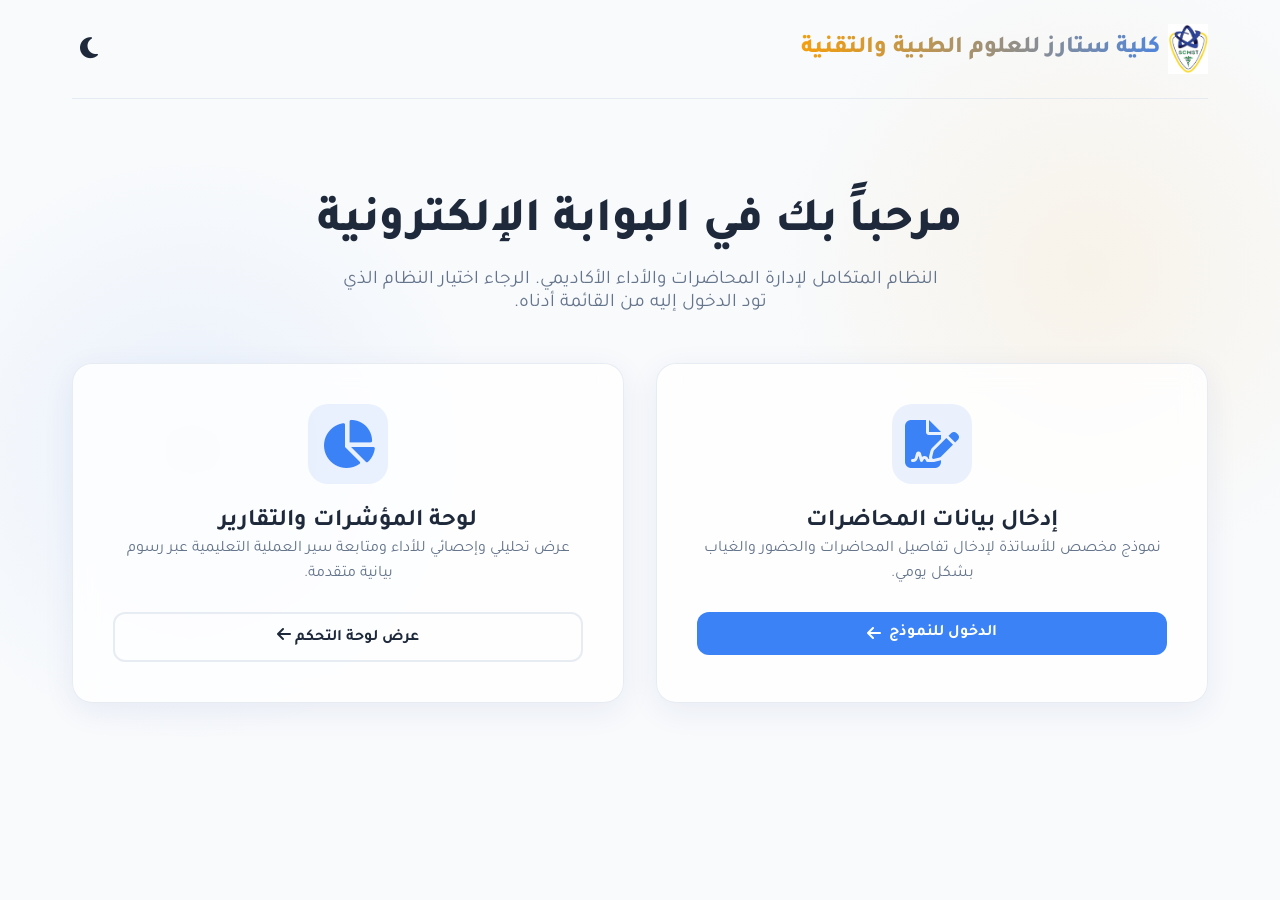
<file: index.html>
<!DOCTYPE html>
<html lang="ar" dir="rtl" data-theme="light">

<head>
    <meta charset="UTF-8">
    <meta name="viewport" content="width=device-width, initial-scale=1.0">
    <title>بوابة كلية ستارز | Stars College Portal</title>
    <!-- Favicon -->
    <link rel="icon" type="image/png" href="csitlogo.png">
    <!-- FontAwesome -->
    <link rel="stylesheet" href="https://cdnjs.cloudflare.com/ajax/libs/font-awesome/6.4.0/css/all.min.css">
    <!-- Custom CSS -->
    <link rel="stylesheet" href="./assets/css/style.css">

    <script>
        // Check local storage for theme
        const savedTheme = localStorage.getItem('theme') || 'light';
        document.documentElement.setAttribute('data-theme', savedTheme);
    </script>
</head>

<body>

    <!-- Loader -->
    <div id="loader">
        <div class="spinner"></div>
        <h3 style="margin-top: 1rem; color: var(--secondary-color);">جاري التحميل...</h3>
    </div>

    <div class="container animate-fade-in">

        <!-- Header -->
        <header class="header">
            <div class="logo">
                <img src="csitlogo.png" alt="شعار كلية ستارز" style="height: 50px; width: auto;">
                كلية ستارز للعلوم الطبية والتقنية
            </div>
            <button class="theme-toggle" id="themeToggleBtn" aria-label="تبديل المظهر">
                <i class="fa-solid fa-moon"></i>
            </button>
        </header>

        <!-- Main Content -->
        <main class="hero-section">
            <h1 class="hero-title">مرحباً بك في البوابة الإلكترونية</h1>
            <p class="hero-subtitle">النظام المتكامل لإدارة المحاضرات والأداء الأكاديمي. الرجاء اختيار النظام الذي تود
                الدخول إليه من القائمة أدناه.</p>

            <div class="nav-grid">

                <!-- Entry Form Card -->
                <a href="EntryForm.html" class="nav-card glass-panel animate-fade-in animate-delay-1">
                    <div class="nav-icon">
                        <i class="fa-solid fa-file-signature"></i>
                    </div>
                    <div>
                        <h3>إدخال بيانات المحاضرات</h3>
                        <p>نموذج مخصص للأساتذة لإدخال تفاصيل المحاضرات والحضور والغياب بشكل يومي.</p>
                    </div>
                    <span class="btn-primary" style="width: 100%;">الدخول للنموذج <i
                            class="fa-solid fa-arrow-left"></i></span>
                </a>

                <!-- Dashboard Card -->
                <a href="Dashboard.html" class="nav-card glass-panel animate-fade-in animate-delay-2">
                    <div class="nav-icon">
                        <i class="fa-solid fa-chart-pie"></i>
                    </div>
                    <div>
                        <h3>لوحة المؤشرات والتقارير</h3>
                        <p>عرض تحليلي وإحصائي للأداء ومتابعة سير العملية التعليمية عبر رسوم بيانية متقدمة.</p>
                    </div>
                    <span class="btn-outline" style="width: 100%;">عرض لوحة التحكم <i
                            class="fa-solid fa-arrow-left"></i></span>
                </a>

            </div>
        </main>
    </div>

    <script>
        // Loader logic
        window.addEventListener('load', () => {
            const loader = document.getElementById('loader');
            loader.style.opacity = '0';
            setTimeout(() => {
                loader.style.display = 'none';
            }, 500);
        });

        // Theme Toggle Logic
        const themeToggleBtn = document.getElementById('themeToggleBtn');
        const icon = themeToggleBtn.querySelector('i');

        // Update icon based on current theme
        if (document.documentElement.getAttribute('data-theme') === 'dark') {
            icon.classList.replace('fa-moon', 'fa-sun');
        }

        themeToggleBtn.addEventListener('click', () => {
            const currentTheme = document.documentElement.getAttribute('data-theme');
            const newTheme = currentTheme === 'light' ? 'dark' : 'light';

            document.documentElement.setAttribute('data-theme', newTheme);
            localStorage.setItem('theme', newTheme);

            if (newTheme === 'dark') {
                icon.classList.replace('fa-moon', 'fa-sun');
            } else {
                icon.classList.replace('fa-sun', 'fa-moon');
            }
        });
    </script>
</body>

</html>
</file>
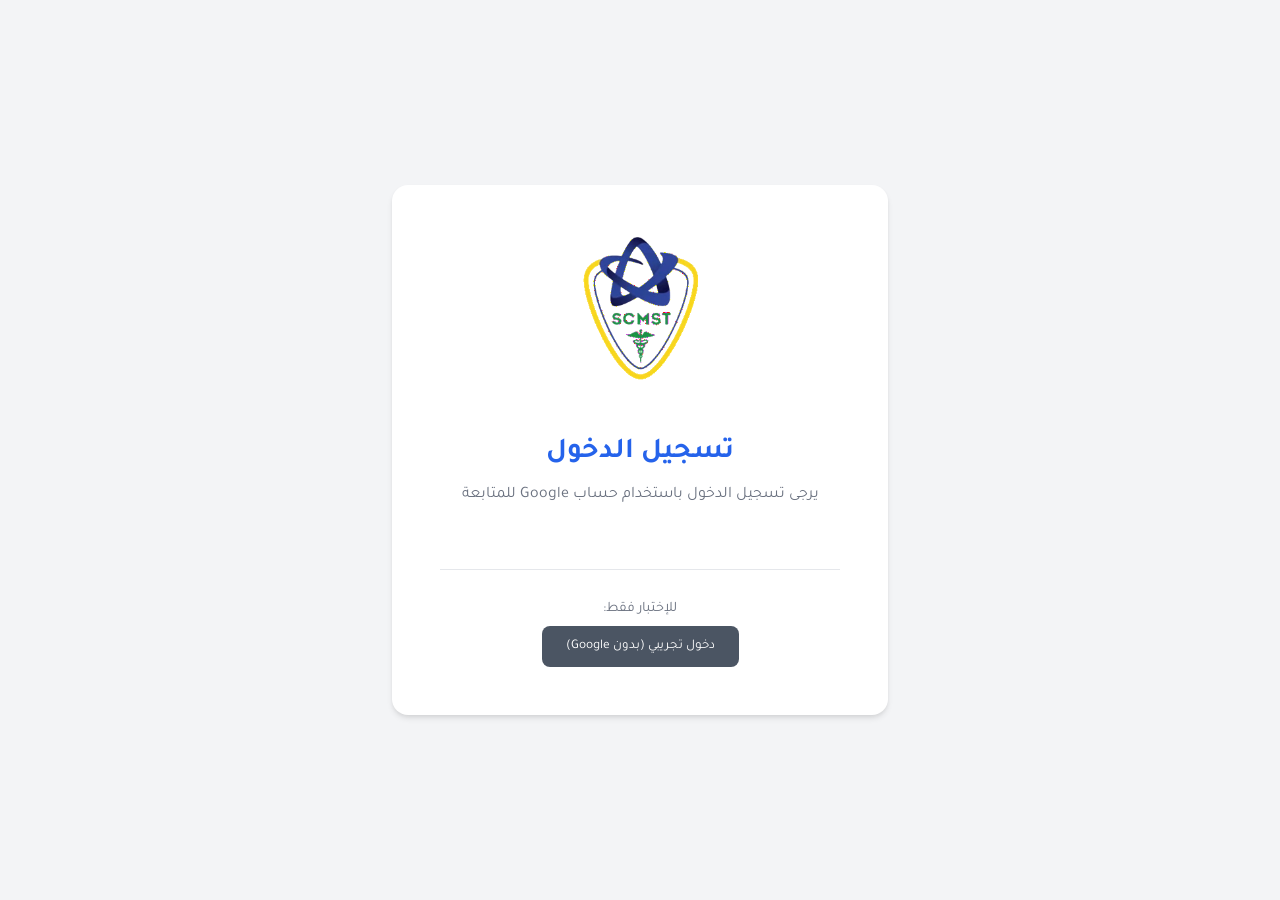
<file: login.html>
<!DOCTYPE html>
<html lang="ar" dir="rtl">

<head>
    <meta charset="UTF-8">
    <meta name="viewport" content="width=device-width, initial-scale=1.0">
    <title>تسجيل الدخول - نظام إدارة الكلية</title>
    <!-- Favicon -->
    <link rel="icon" type="image/png" href="csitlogo.png">
    <!-- Google Fonts for Arabic -->
    <link href="https://fonts.googleapis.com/css2?family=Tajawal:wght@400;500;700&display=swap" rel="stylesheet">
    <script src="https://accounts.google.com/gsi/client" async defer></script>
    <style>
        :root {
            --primary-color: #2563eb;
            --secondary-color: #1e40af;
            --accent-color: #3b82f6;
            --background-color: #f3f4f6;
            --card-bg: #ffffff;
            --text-color: #1f2937;
            --shadow: 0 4px 6px -1px rgba(0, 0, 0, 0.1), 0 2px 4px -1px rgba(0, 0, 0, 0.06);
        }

        body {
            font-family: 'Tajawal', sans-serif;
            background-color: var(--background-color);
            color: var(--text-color);
            min-height: 100vh;
            display: flex;
            flex-direction: column;
            align-items: center;
            justify-content: center;
            margin: 0;
        }

        .login-card {
            background: var(--card-bg);
            border-radius: 1rem;
            padding: 3rem;
            width: 90%;
            max-width: 400px;
            box-shadow: var(--shadow);
            text-align: center;
        }

        .logo {
            max-width: 120px;
            margin-bottom: 1.5rem;
        }

        h1 {
            color: var(--primary-color);
            font-size: 1.8rem;
            margin-bottom: 0.5rem;
        }

        p {
            color: #6b7280;
            margin-bottom: 2rem;
        }

        .google-btn-container {
            display: flex;
            justify-content: center;
            margin-top: 1rem;
        }
    </style>
</head>

<body>

    <div class="login-card">
        <img src="csitlogo.png" alt="CSIT Logo" class="logo">
        <h1>تسجيل الدخول</h1>
        <p>يرجى تسجيل الدخول باستخدام حساب Google للمتابعة</p>

        <div id="g_id_onload" data-client_id="YOUR_GOOGLE_CLIENT_ID" data-callback="handleCredentialResponse">
        </div>
        <div class="google-btn-container">
            <div class="g_id_signin" data-type="standard" data-size="large" data-theme="outline"
                data-text="sign_in_with" data-shape="rectangular" data-logo_alignment="left">
            </div>
        </div>

        <div id="dev-btn-container"
            style="display: none; margin-top: 2rem; border-top: 1px solid #e5e7eb; padding-top: 1rem;">
            <p style="font-size: 0.9rem; margin-bottom: 0.5rem;">للإختبار فقط:</p>
            <button onclick="devLogin()"
                style="background-color: #4b5563; color: white; border: none; padding: 0.75rem 1.5rem; border-radius: 0.5rem; cursor: pointer; font-family: inherit;">
                دخول تجريبي (بدون Google)
            </button>
        </div>
    </div>

    <script>
        function handleCredentialResponse(response) {
            // decodeJwtResponse() is a custom function defined by you
            // to decode the credential response.
            const responsePayload = decodeJwtResponse(response.credential);

            console.log("ID: " + responsePayload.sub);
            console.log('Full Name: ' + responsePayload.name);
            console.log('Given Name: ' + responsePayload.given_name);
            console.log('Family Name: ' + responsePayload.family_name);
            console.log("Image URL: " + responsePayload.picture);
            console.log("Email: " + responsePayload.email);

            // Save user data to localStorage
            saveAndRedirect(responsePayload);
        }

        function decodeJwtResponse(token) {
            var base64Url = token.split('.')[1];
            var base64 = base64Url.replace(/-/g, '+').replace(/_/g, '/');
            var jsonPayload = decodeURIComponent(window.atob(base64).split('').map(function (c) {
                return '%' + ('00' + c.charCodeAt(0).toString(16)).slice(-2);
            }).join(''));

            return JSON.parse(jsonPayload);
        }

        function saveAndRedirect(user) {
            localStorage.setItem('user', JSON.stringify(user));
            window.location.href = 'index.html';
        }

        function devLogin() {
            const devUser = {
                name: "مستخدم تجريبي",
                picture: "https://via.placeholder.com/40",
                email: "dev@example.com"
            };
            saveAndRedirect(devUser);
        }

        // Check for file protocol or missing client ID
        window.onload = function () {
            const user = localStorage.getItem('user');
            if (user) {
                window.location.href = 'index.html';
                return;
            }

            if (window.location.protocol === 'file:') {
                alert("تنبيه: لا يعمل تسجيل الدخول عبر Google عند فتح الملف مباشرة (file://). يرجى استخدام خادم محلي (localhost) أو استخدام زر 'دخول تجريبي'.");
                document.getElementById('dev-btn-container').style.display = 'block';
            }

            // Show dev button if client ID is still default
            const gBtn = document.getElementById('g_id_onload');
            if (gBtn && gBtn.getAttribute('data-client_id') === 'YOUR_GOOGLE_CLIENT_ID') {
                document.getElementById('dev-btn-container').style.display = 'block';
            }
        }
    </script>
</body>

</html>
</file>
<file: assets/css/style.css>
@import url('https://fonts.googleapis.com/css2?family=Tajawal:wght@300;400;500;700;800&display=swap');

:root {
  --primary-color: #0f172a; /* Slate 900 */
  --secondary-color: #3b82f6; /* Blue 500 */
  --accent-color: #f59e0b; /* Amber 500 */
  --background-bg: #f8fafc; /* Slate 50 */
  --surface-bg: rgba(255, 255, 255, 0.8);
  --text-main: #1e293b; /* Slate 800 */
  --text-muted: #64748b; /* Slate 500 */
  --border-color: rgba(226, 232, 240, 0.8);
  --glass-shadow: 0 8px 32px 0 rgba(31, 38, 135, 0.07);
  --transition: all 0.3s ease-in-out;
}

[data-theme="dark"] {
  --primary-color: #f8fafc;
  --secondary-color: #60a5fa;
  --accent-color: #fbbf24;
  --background-bg: #0f172a;
  --surface-bg: rgba(30, 41, 59, 0.7);
  --text-main: #f1f5f9;
  --text-muted: #94a3b8;
  --border-color: rgba(51, 65, 85, 0.8);
  --glass-shadow: 0 8px 32px 0 rgba(0, 0, 0, 0.3);
}

* {
  margin: 0;
  padding: 0;
  box-sizing: border-box;
}

body {
  font-family: 'Tajawal', sans-serif;
  background-color: var(--background-bg);
  color: var(--text-main);
  direction: rtl;
  min-height: 100vh;
  transition: var(--transition);
  overflow-x: hidden;
  background-image: 
    radial-gradient(circle at 15% 50%, rgba(59, 130, 246, 0.08), transparent 25%),
    radial-gradient(circle at 85% 30%, rgba(245, 158, 11, 0.08), transparent 25%);
}

.glass-panel {
  background: var(--surface-bg);
  backdrop-filter: blur(12px);
  -webkit-backdrop-filter: blur(12px);
  border: 1px solid var(--border-color);
  border-radius: 20px;
  box-shadow: var(--glass-shadow);
}

/* Animations */
@keyframes fadeIn {
  from { opacity: 0; transform: translateY(20px); }
  to { opacity: 1; transform: translateY(0); }
}

.animate-fade-in {
  animation: fadeIn 0.6s ease-out forwards;
}

.animate-delay-1 { animation-delay: 0.1s; }
.animate-delay-2 { animation-delay: 0.2s; }
.animate-delay-3 { animation-delay: 0.3s; }

/* Buttons */
.btn-primary {
  background-color: var(--secondary-color);
  color: white;
  padding: 0.75rem 1.5rem;
  border-radius: 12px;
  border: none;
  font-weight: 700;
  cursor: pointer;
  transition: var(--transition);
  display: inline-flex;
  align-items: center;
  justify-content: center;
  gap: 0.5rem;
}

.btn-primary:hover {
  background-color: #2563eb;
  transform: translateY(-2px);
  box-shadow: 0 10px 15px -3px rgba(59, 130, 246, 0.4);
}

.btn-outline {
  background-color: transparent;
  color: var(--text-main);
  border: 2px solid var(--border-color);
  padding: 0.75rem 1.5rem;
  border-radius: 12px;
  font-weight: 600;
  cursor: pointer;
  transition: var(--transition);
}

.btn-outline:hover {
  border-color: var(--secondary-color);
  color: var(--secondary-color);
  transform: translateY(-2px);
}

/* Forms */
.form-group {
  margin-bottom: 1.5rem;
  position: relative;
}

.form-label {
  display: block;
  font-weight: 600;
  margin-bottom: 0.5rem;
  color: var(--text-main);
  font-size: 0.95rem;
}

.form-input {
  width: 100%;
  padding: 0.75rem 1rem;
  background-color: rgba(255, 255, 255, 0.5);
  border: 1px solid var(--border-color);
  border-radius: 10px;
  font-family: 'Tajawal', sans-serif;
  color: var(--text-main);
  transition: var(--transition);
  font-size: 1rem;
}

[data-theme="dark"] .form-input {
  background-color: rgba(15, 23, 42, 0.5);
}

.form-input:focus {
  outline: none;
  border-color: var(--secondary-color);
  box-shadow: 0 0 0 3px rgba(59, 130, 246, 0.2);
  background-color: transparent;
}

select.form-input {
  appearance: none;
  background-image: url("data:image/svg+xml,%3Csvg xmlns='http://www.w3.org/2000/svg' fill='none' viewBox='0 0 24 24' stroke='%2364748b'%3E%3Cpath stroke-linecap='round' stroke-linejoin='round' stroke-width='2' d='M19 9l-7 7-7-7'%3E%3C/path%3E%3C/svg%3E");
  background-repeat: no-repeat;
  background-position: left 1rem center;
  background-size: 1.5em 1.5em;
  padding-left: 2.5rem;
}

/* Responsive grid for forms */
.form-grid {
  display: grid;
  grid-template-columns: 1fr;
  gap: 1.5rem;
}

@media (min-width: 768px) {
  .form-grid {
    grid-template-columns: repeat(2, 1fr);
    gap: 2rem;
  }
}

.form-full-width {
  grid-column: 1 / -1;
}

.form-wrapper {
  padding: 1.5rem;
  max-width: 900px;
  margin: 0 auto 2rem auto;
}

@media (min-width: 768px) {
  .form-wrapper {
    padding: 3.5rem;
  }
}

/* Layout Utilities */
.container {
  max-width: 1200px;
  margin: 0 auto;
  padding: 0 2rem;
}

.header {
  padding: 1.5rem 0;
  display: flex;
  justify-content: space-between;
  align-items: center;
  border-bottom: 1px solid var(--border-color);
  margin-bottom: 2rem;
}

.logo {
  font-size: 1.5rem;
  font-weight: 800;
  background: linear-gradient(to left, var(--secondary-color), var(--accent-color));
  -webkit-background-clip: text;
  -webkit-text-fill-color: transparent;
  display: flex;
  align-items: center;
  gap: 0.5rem;
}

.theme-toggle {
  background: none;
  border: none;
  color: var(--text-main);
  font-size: 1.5rem;
  cursor: pointer;
  transition: var(--transition);
  padding: 0.5rem;
  border-radius: 50%;
}

.theme-toggle:hover {
  background-color: rgba(100, 116, 139, 0.1);
  transform: rotate(15deg);
}

/* Cards (Homepage) */
.hero-section {
  text-align: center;
  padding: 4rem 0;
}

.hero-title {
  font-size: 3rem;
  font-weight: 800;
  margin-bottom: 1rem;
  line-height: 1.2;
}

.hero-subtitle {
  font-size: 1.2rem;
  color: var(--text-muted);
  max-width: 600px;
  margin: 0 auto 3rem auto;
}

.nav-grid {
  display: grid;
  grid-template-columns: repeat(auto-fit, minmax(300px, 1fr));
  gap: 2rem;
  margin-top: 2rem;
}

.nav-card {
  padding: 2.5rem;
  text-align: center;
  text-decoration: none;
  color: inherit;
  transition: var(--transition);
  display: flex;
  flex-direction: column;
  align-items: center;
  gap: 1.5rem;
}

.nav-card:hover {
  transform: translateY(-10px) scale(1.02);
  border-color: var(--secondary-color);
}

.nav-icon {
  font-size: 3rem;
  color: var(--secondary-color);
  background: rgba(59, 130, 246, 0.1);
  width: 80px;
  height: 80px;
  display: flex;
  align-items: center;
  justify-content: center;
  border-radius: 20px;
  transition: var(--transition);
}

.nav-card:hover .nav-icon {
  background: var(--secondary-color);
  color: white;
  transform: rotate(5deg) scale(1.1);
}

.nav-card h3 {
  font-size: 1.5rem;
  font-weight: 700;
}

.nav-card p {
  color: var(--text-muted);
  line-height: 1.6;
}

/* Dashboard specific */
.stat-grid {
  display: grid;
  grid-template-columns: repeat(auto-fit, minmax(200px, 1fr));
  gap: 1.5rem;
  margin-bottom: 2rem;
}

.stat-card {
  padding: 1.5rem;
  display: flex;
  align-items: center;
  gap: 1rem;
}

.stat-icon {
  font-size: 2.5rem;
  color: var(--secondary-color);
}

.stat-details h4 {
  font-size: 0.9rem;
  color: var(--text-muted);
  margin-bottom: 0.25rem;
}

.stat-details p {
  font-size: 1.5rem;
  font-weight: 800;
}

/* Loader */
#loader {
  position: fixed;
  top: 0; left: 0; right: 0; bottom: 0;
  background: var(--background-bg);
  z-index: 9999;
  display: flex;
  flex-direction: column;
  justify-content: center;
  align-items: center;
  transition: opacity 0.5s ease;
}

.spinner {
  width: 50px;
  height: 50px;
  border: 5px solid rgba(59, 130, 246, 0.2);
  border-top-color: var(--secondary-color);
  border-radius: 50%;
  animation: spin 1s linear infinite;
}

@keyframes spin {
  to { transform: rotate(360deg); }
}
</file>
